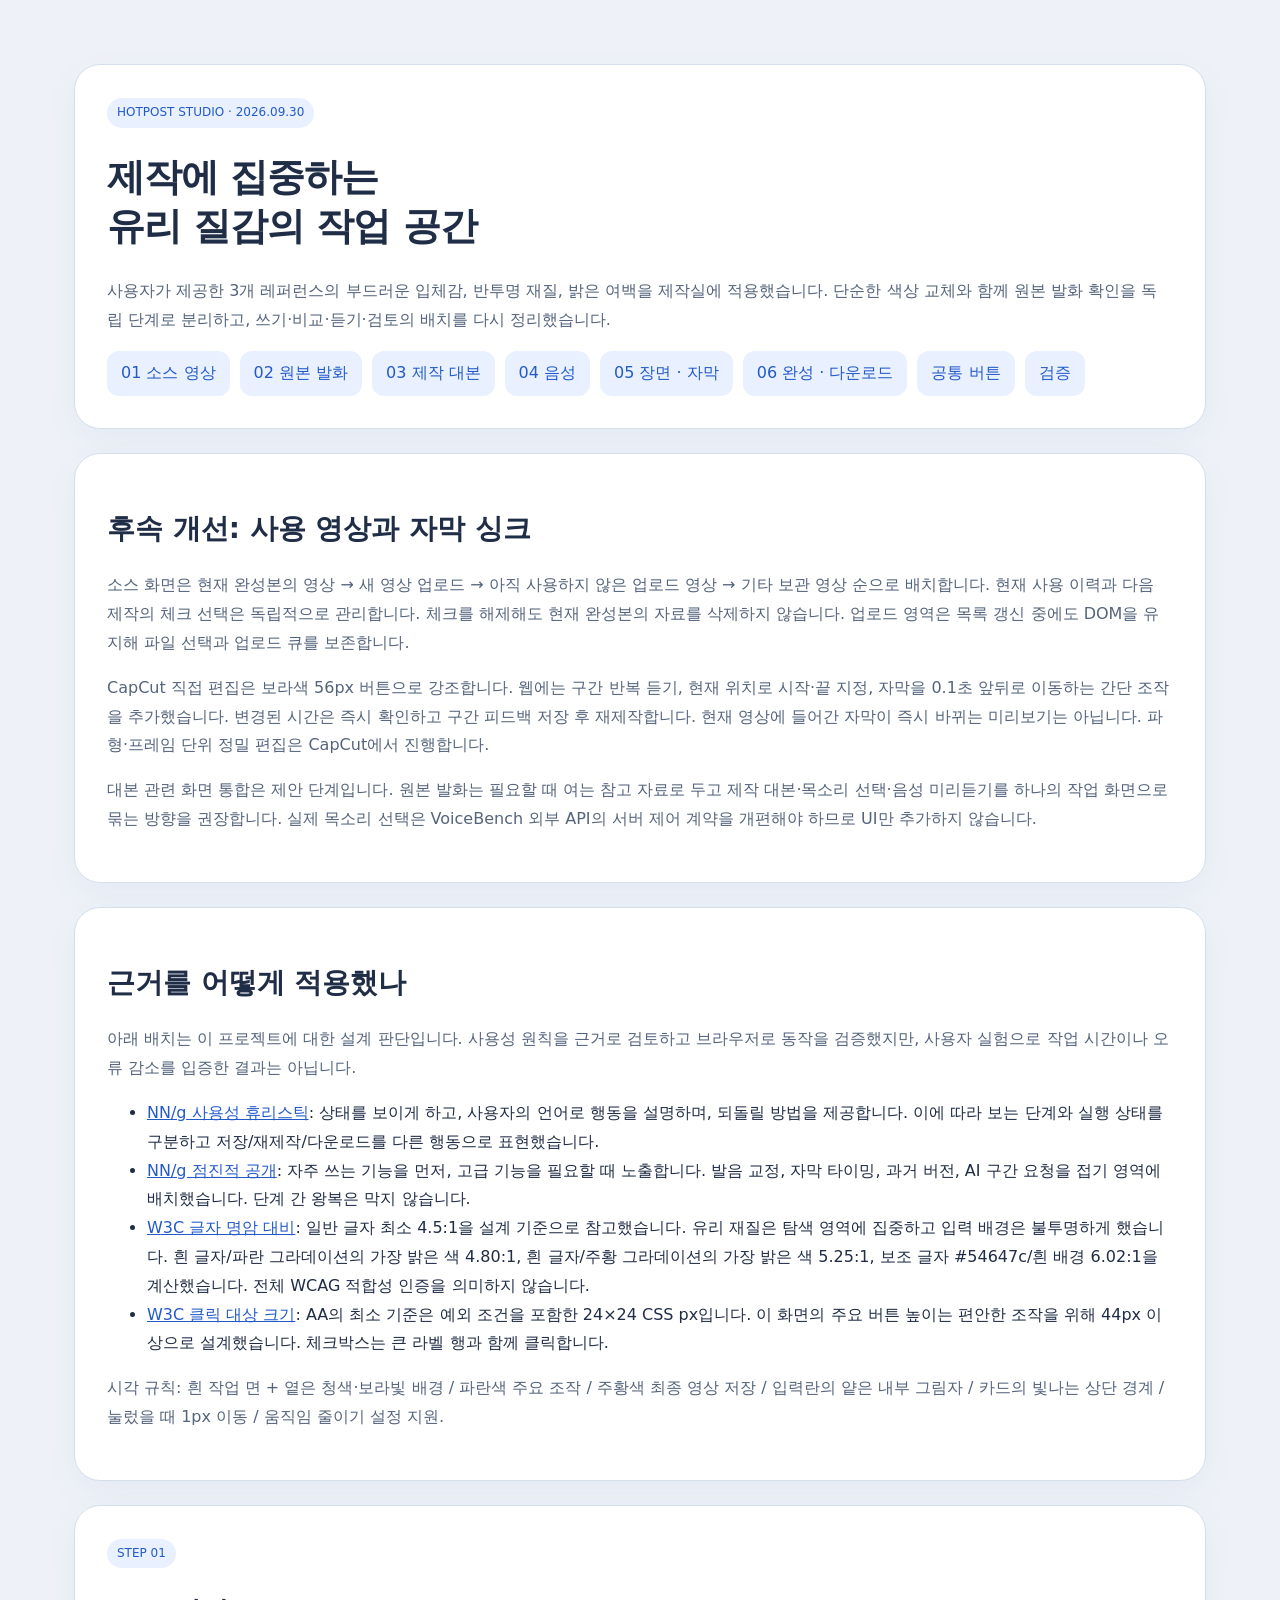
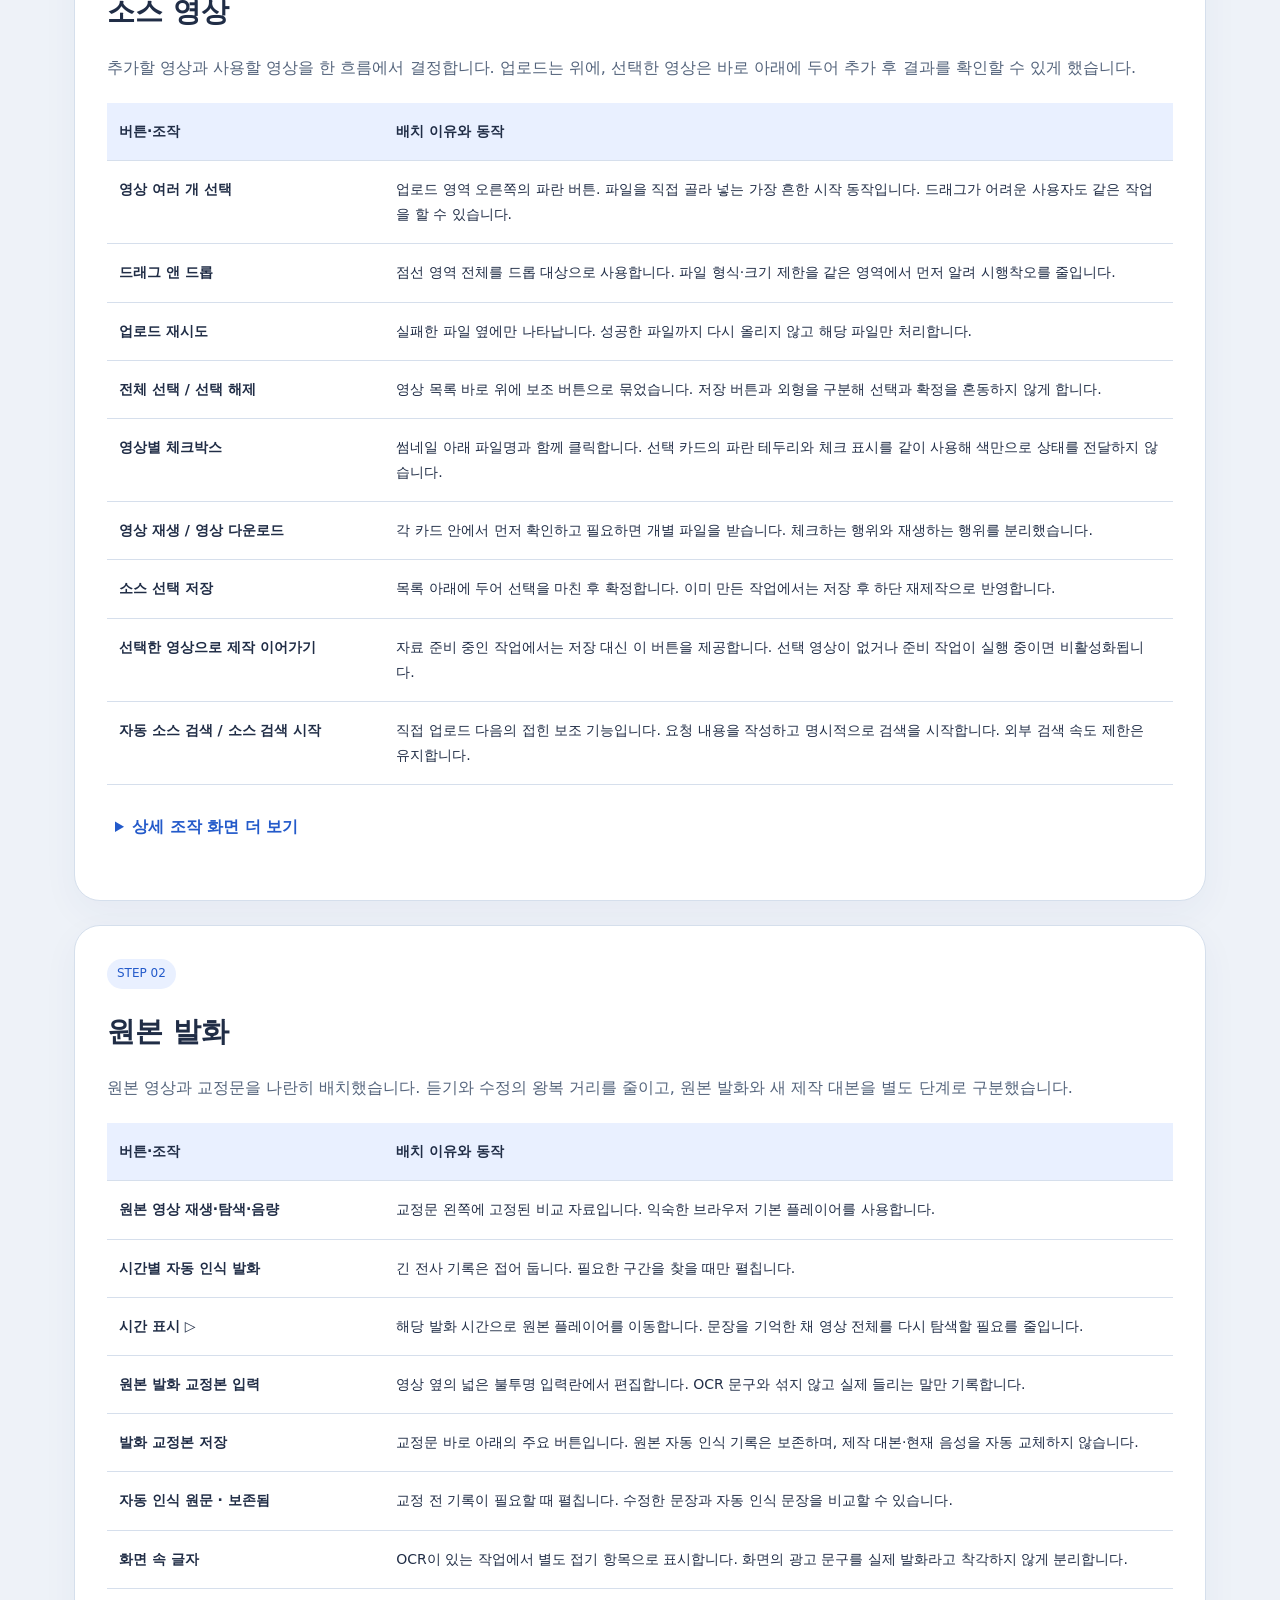
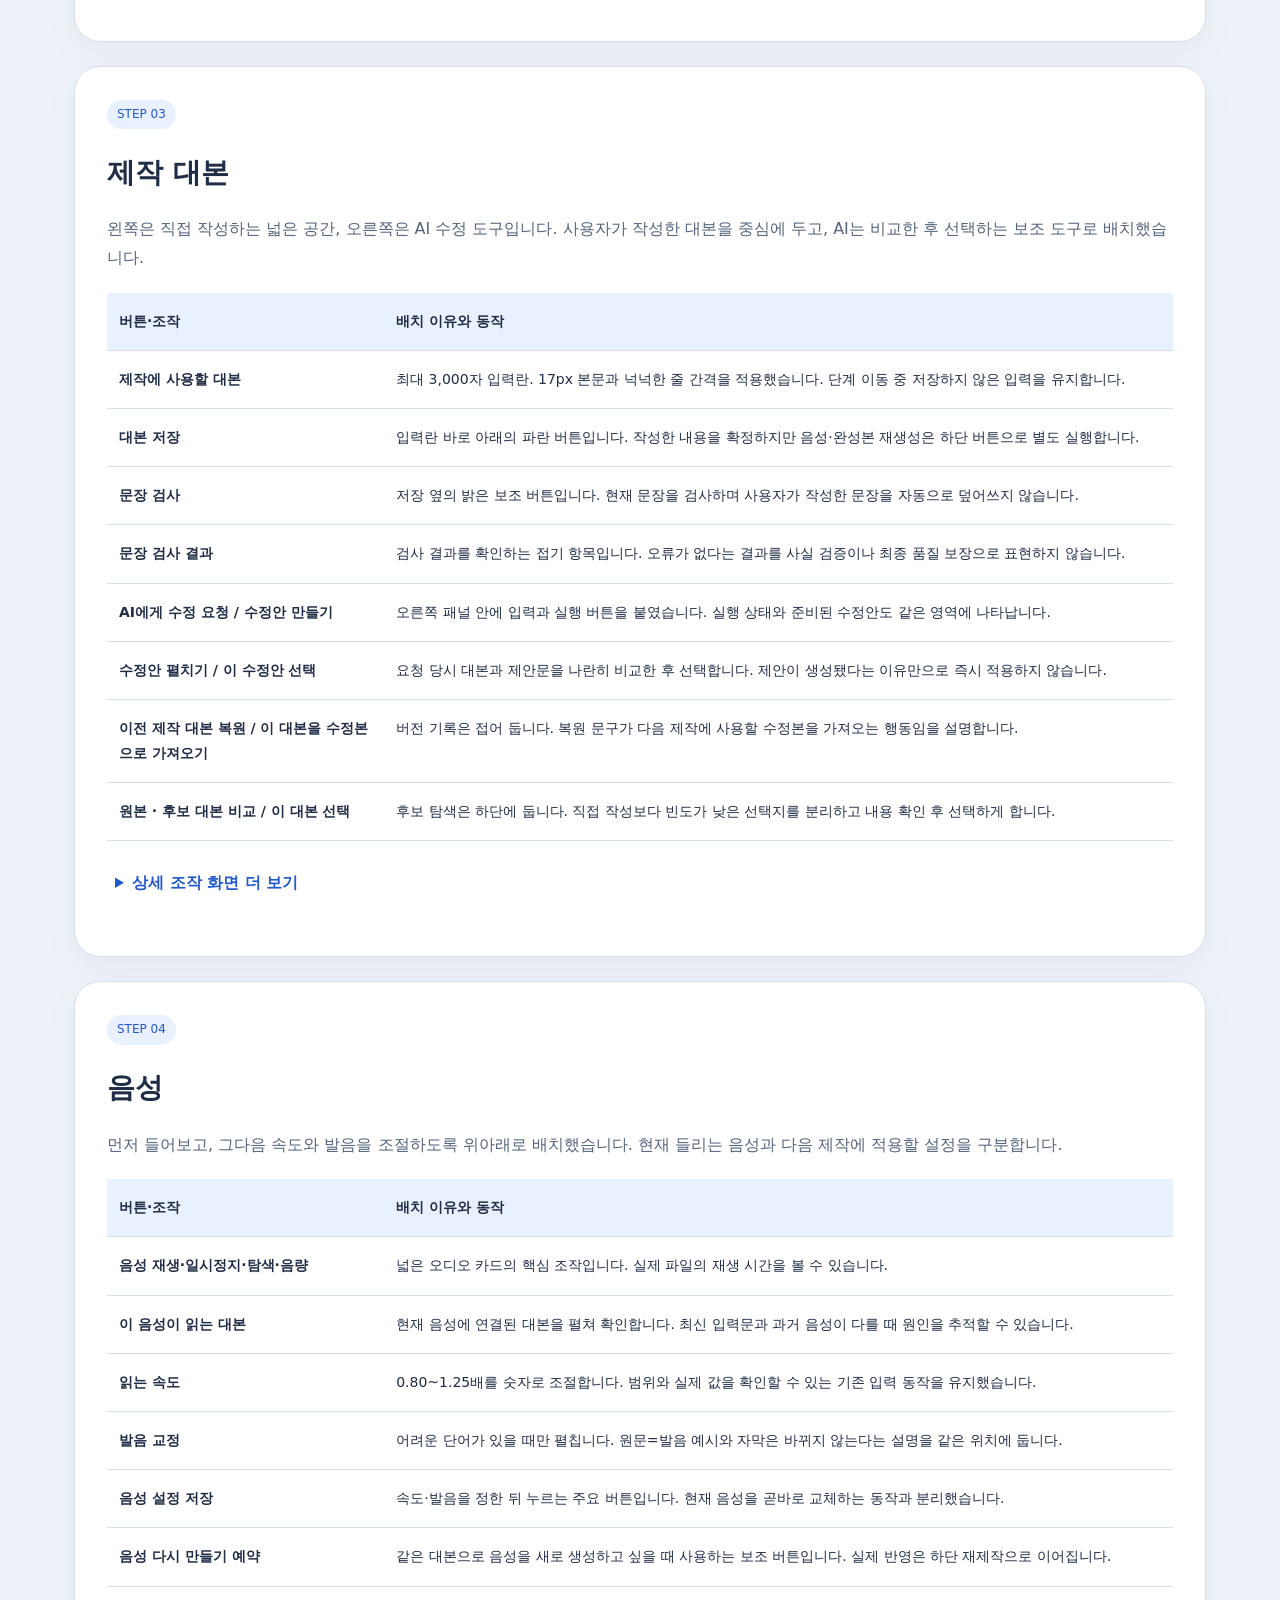
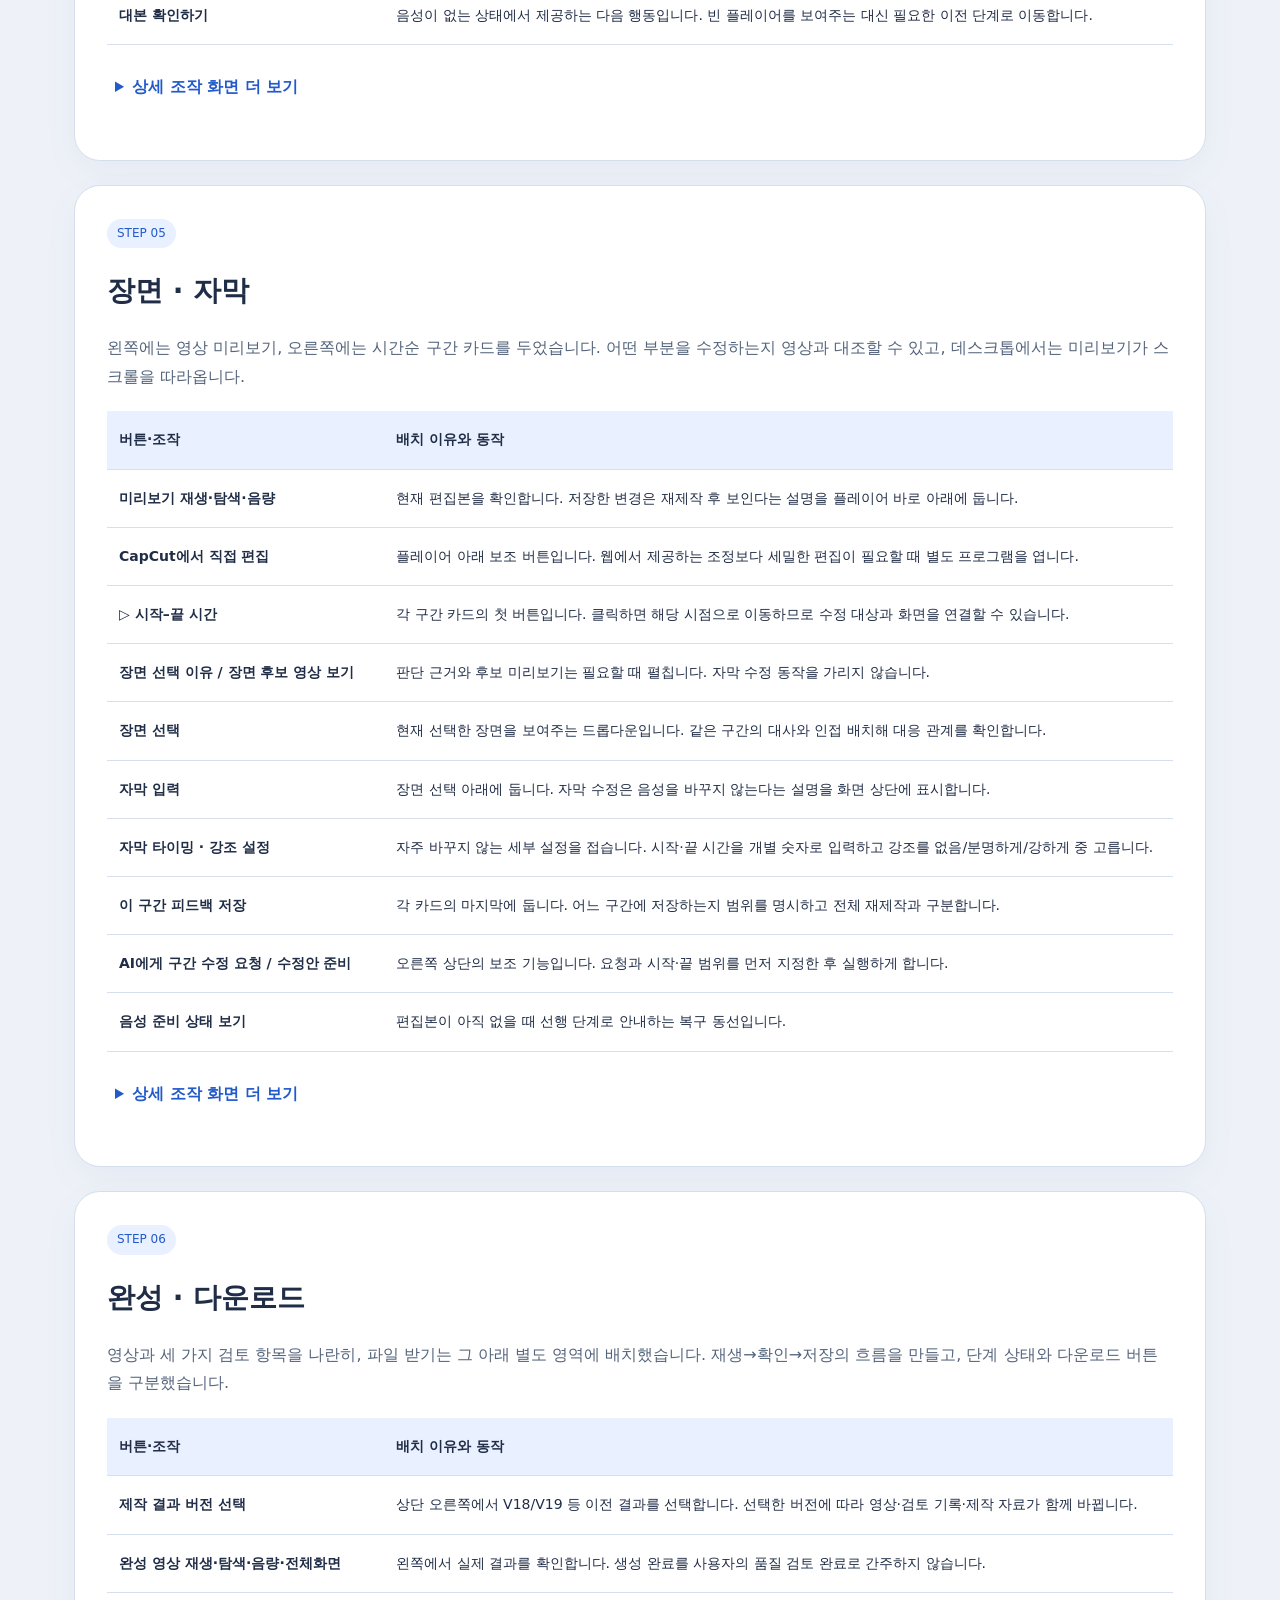
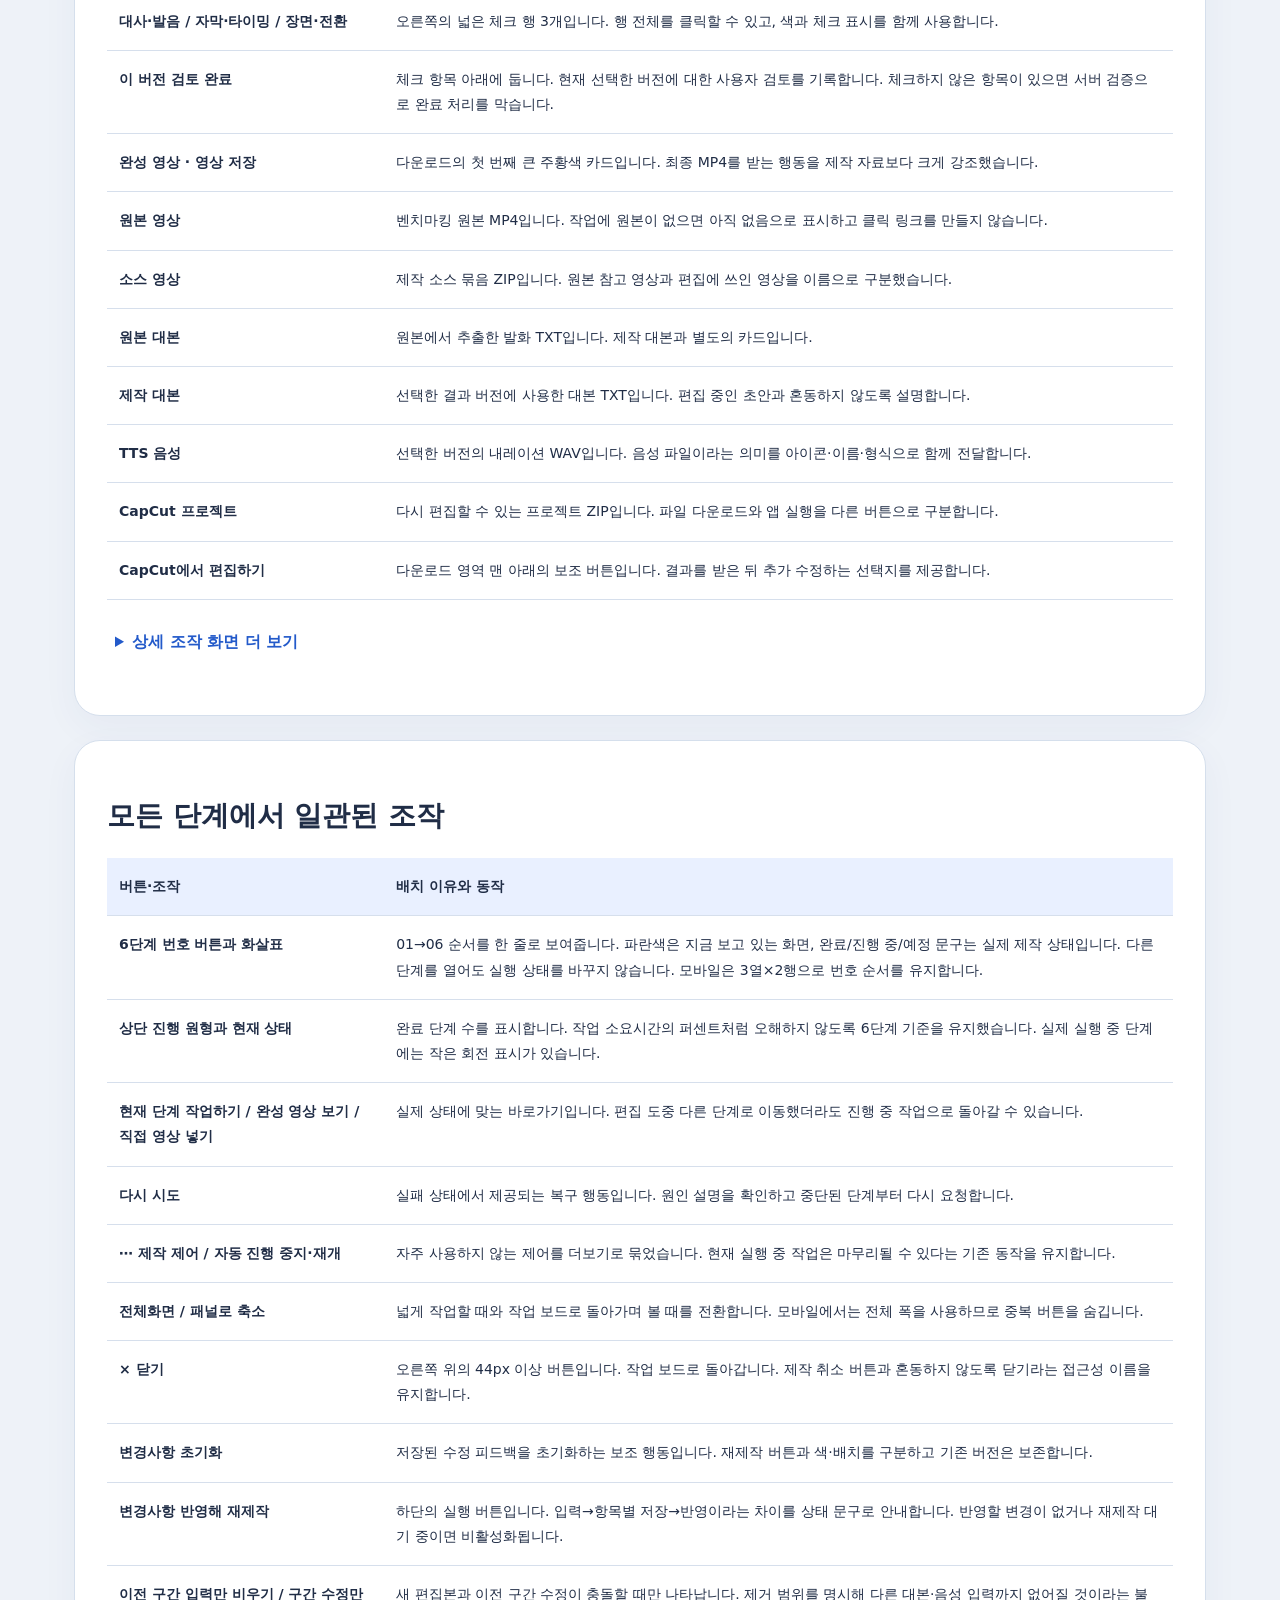
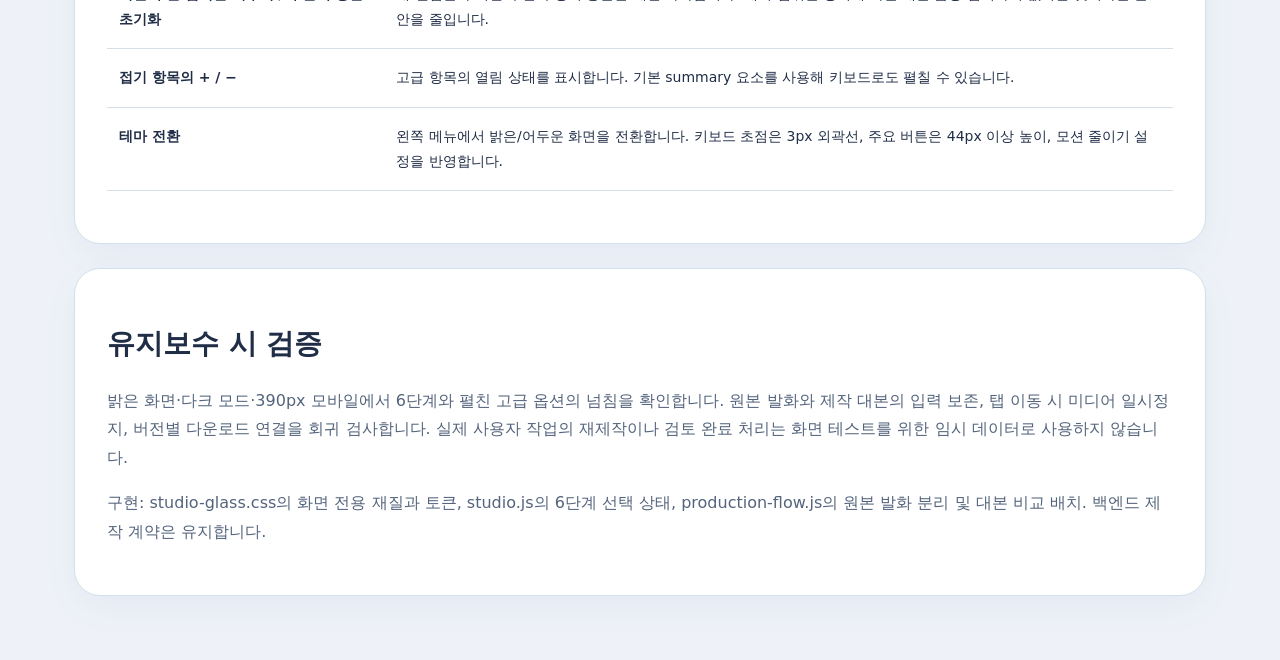
<file: docs/studio-design-review.html>
<!doctype html><html lang="ko"><meta charset="utf-8"><meta name="viewport" content="width=device-width, initial-scale=1"><title>Hotpost 제작실 디자인·UX 검토</title><style>*{box-sizing:border-box}html{scroll-behavior:smooth}body{margin:0;background:#eef2f8;color:#202d46;font:16px/1.8 system-ui,"Malgun Gothic",sans-serif}main{max-width:1180px;margin:auto;padding:40px 24px}header,section{background:#fff;border:1px solid #d5dfec;border-radius:26px;padding:32px;margin:24px 0;box-shadow:0 12px 36px #3149760c}h1{font-size:38px;line-height:1.3;letter-spacing:-1px}h2{font-size:28px;line-height:1.4}h3{font-size:19px}p{color:#54647c}a{color:#235aca}nav{display:flex;gap:10px;flex-wrap:wrap}nav a{padding:8px 14px;border-radius:12px;background:#e9f0ff;text-decoration:none}img{display:block;width:100%;height:auto;border:1px solid #d6dfec;border-radius:16px;margin:22px 0}table{border-collapse:collapse;width:100%;margin:20px 0;font-size:14px}th,td{text-align:left;vertical-align:top;padding:16px 12px;border-bottom:1px solid #d6dfec}thead{background:#e9f0ff}tbody th{width:26%;font-weight:650}small{color:#65738a}.tag{display:inline-block;padding:4px 10px;border-radius:30px;background:#e9f0ff;color:#235aca;font-size:12px}.note{background:#f3f6fb;border-left:3px solid #235aca;padding:16px;border-radius:8px}details{margin:18px 0}summary{cursor:pointer;color:#235aca;font-weight:650;min-height:44px;padding:8px}.mobile{max-width:390px;margin:auto}@media(max-width:650px){main{padding:14px}section,header{padding:20px}h1{font-size:29px}table,tbody,tr,td,tbody th{display:block;width:100%}thead{display:none}tbody th{padding-bottom:0}img{border-radius:10px}}</style><main><header><span class="tag">HOTPOST STUDIO · 2026.09.30</span><h1>제작에 집중하는<br>유리 질감의 작업 공간</h1><p>사용자가 제공한 3개 레퍼런스의 부드러운 입체감, 반투명 재질, 밝은 여백을 제작실에 적용했습니다. 단순한 색상 교체와 함께 원본 발화 확인을 독립 단계로 분리하고, 쓰기·비교·듣기·검토의 배치를 다시 정리했습니다.</p><nav><a href="#s01">01 소스 영상</a><a href="#s02">02 원본 발화</a><a href="#s03">03 제작 대본</a><a href="#s04">04 음성</a><a href="#s05">05 장면 · 자막</a><a href="#s06">06 완성 · 다운로드</a><a href="#common">공통 버튼</a><a href="#qa">검증</a></nav></header>
<section><h2>후속 개선: 사용 영상과 자막 싱크</h2><p>소스 화면은 현재 완성본의 영상 → 새 영상 업로드 → 아직 사용하지 않은 업로드 영상 → 기타 보관 영상 순으로 배치합니다. 현재 사용 이력과 다음 제작의 체크 선택은 독립적으로 관리합니다. 체크를 해제해도 현재 완성본의 자료를 삭제하지 않습니다. 업로드 영역은 목록 갱신 중에도 DOM을 유지해 파일 선택과 업로드 큐를 보존합니다.</p><p>CapCut 직접 편집은 보라색 56px 버튼으로 강조합니다. 웹에는 구간 반복 듣기, 현재 위치로 시작·끝 지정, 자막을 0.1초 앞뒤로 이동하는 간단 조작을 추가했습니다. 변경된 시간은 즉시 확인하고 구간 피드백 저장 후 재제작합니다. 현재 영상에 들어간 자막이 즉시 바뀌는 미리보기는 아닙니다. 파형·프레임 단위 정밀 편집은 CapCut에서 진행합니다.</p><p>대본 관련 화면 통합은 제안 단계입니다. 원본 발화는 필요할 때 여는 참고 자료로 두고 제작 대본·목소리 선택·음성 미리듣기를 하나의 작업 화면으로 묶는 방향을 권장합니다. 실제 목소리 선택은 VoiceBench 외부 API의 서버 제어 계약을 개편해야 하므로 UI만 추가하지 않습니다.</p></section><section><h2>근거를 어떻게 적용했나</h2><p>아래 배치는 이 프로젝트에 대한 설계 판단입니다. 사용성 원칙을 근거로 검토하고 브라우저로 동작을 검증했지만, 사용자 실험으로 작업 시간이나 오류 감소를 입증한 결과는 아닙니다.</p><ul>
<li><a href="https://www.nngroup.com/articles/ten-usability-heuristics/">NN/g 사용성 휴리스틱</a>: 상태를 보이게 하고, 사용자의 언어로 행동을 설명하며, 되돌릴 방법을 제공합니다. 이에 따라 보는 단계와 실행 상태를 구분하고 저장/재제작/다운로드를 다른 행동으로 표현했습니다.</li>
<li><a href="https://www.nngroup.com/articles/progressive-disclosure/">NN/g 점진적 공개</a>: 자주 쓰는 기능을 먼저, 고급 기능을 필요할 때 노출합니다. 발음 교정, 자막 타이밍, 과거 버전, AI 구간 요청을 접기 영역에 배치했습니다. 단계 간 왕복은 막지 않습니다.</li>
<li><a href="https://www.w3.org/WAI/WCAG22/Understanding/contrast-minimum.html">W3C 글자 명암 대비</a>: 일반 글자 최소 4.5:1을 설계 기준으로 참고했습니다. 유리 재질은 탐색 영역에 집중하고 입력 배경은 불투명하게 했습니다. 흰 글자/파란 그라데이션의 가장 밝은 색 4.80:1, 흰 글자/주황 그라데이션의 가장 밝은 색 5.25:1, 보조 글자 #54647c/흰 배경 6.02:1을 계산했습니다. 전체 WCAG 적합성 인증을 의미하지 않습니다.</li>
<li><a href="https://www.w3.org/WAI/WCAG22/Understanding/target-size-minimum.html">W3C 클릭 대상 크기</a>: AA의 최소 기준은 예외 조건을 포함한 24×24 CSS px입니다. 이 화면의 주요 버튼 높이는 편안한 조작을 위해 44px 이상으로 설계했습니다. 체크박스는 큰 라벨 행과 함께 클릭합니다.</li></ul><p>시각 규칙: 흰 작업 면 + 옅은 청색·보라빛 배경 / 파란색 주요 조작 / 주황색 최종 영상 저장 / 입력란의 얕은 내부 그림자 / 카드의 빛나는 상단 경계 / 눌렀을 때 1px 이동 / 움직임 줄이기 설정 지원.</p></section><section id="s01"><span class="tag">STEP 01</span><h2>소스 영상</h2><p>추가할 영상과 사용할 영상을 한 흐름에서 결정합니다. 업로드는 위에, 선택한 영상은 바로 아래에 두어 추가 후 결과를 확인할 수 있게 했습니다.</p><table><thead><tr><th>버튼·조작</th><th>배치 이유와 동작</th></tr></thead><tbody><tr><th>영상 여러 개 선택</th><td>업로드 영역 오른쪽의 파란 버튼. 파일을 직접 골라 넣는 가장 흔한 시작 동작입니다. 드래그가 어려운 사용자도 같은 작업을 할 수 있습니다.</td></tr><tr><th>드래그 앤 드롭</th><td>점선 영역 전체를 드롭 대상으로 사용합니다. 파일 형식·크기 제한을 같은 영역에서 먼저 알려 시행착오를 줄입니다.</td></tr><tr><th>업로드 재시도</th><td>실패한 파일 옆에만 나타납니다. 성공한 파일까지 다시 올리지 않고 해당 파일만 처리합니다.</td></tr><tr><th>전체 선택 / 선택 해제</th><td>영상 목록 바로 위에 보조 버튼으로 묶었습니다. 저장 버튼과 외형을 구분해 선택과 확정을 혼동하지 않게 합니다.</td></tr><tr><th>영상별 체크박스</th><td>썸네일 아래 파일명과 함께 클릭합니다. 선택 카드의 파란 테두리와 체크 표시를 같이 사용해 색만으로 상태를 전달하지 않습니다.</td></tr><tr><th>영상 재생 / 영상 다운로드</th><td>각 카드 안에서 먼저 확인하고 필요하면 개별 파일을 받습니다. 체크하는 행위와 재생하는 행위를 분리했습니다.</td></tr><tr><th>소스 선택 저장</th><td>목록 아래에 두어 선택을 마친 후 확정합니다. 이미 만든 작업에서는 저장 후 하단 재제작으로 반영합니다.</td></tr><tr><th>선택한 영상으로 제작 이어가기</th><td>자료 준비 중인 작업에서는 저장 대신 이 버튼을 제공합니다. 선택 영상이 없거나 준비 작업이 실행 중이면 비활성화됩니다.</td></tr><tr><th>자동 소스 검색 / 소스 검색 시작</th><td>직접 업로드 다음의 접힌 보조 기능입니다. 요청 내용을 작성하고 명시적으로 검색을 시작합니다. 외부 검색 속도 제한은 유지합니다.</td></tr></tbody></table><details><summary>상세 조작 화면 더 보기</summary></details></section><section id="s02"><span class="tag">STEP 02</span><h2>원본 발화</h2><p>원본 영상과 교정문을 나란히 배치했습니다. 듣기와 수정의 왕복 거리를 줄이고, 원본 발화와 새 제작 대본을 별도 단계로 구분했습니다.</p><table><thead><tr><th>버튼·조작</th><th>배치 이유와 동작</th></tr></thead><tbody><tr><th>원본 영상 재생·탐색·음량</th><td>교정문 왼쪽에 고정된 비교 자료입니다. 익숙한 브라우저 기본 플레이어를 사용합니다.</td></tr><tr><th>시간별 자동 인식 발화</th><td>긴 전사 기록은 접어 둡니다. 필요한 구간을 찾을 때만 펼칩니다.</td></tr><tr><th>시간 표시 ▷</th><td>해당 발화 시간으로 원본 플레이어를 이동합니다. 문장을 기억한 채 영상 전체를 다시 탐색할 필요를 줄입니다.</td></tr><tr><th>원본 발화 교정본 입력</th><td>영상 옆의 넓은 불투명 입력란에서 편집합니다. OCR 문구와 섞지 않고 실제 들리는 말만 기록합니다.</td></tr><tr><th>발화 교정본 저장</th><td>교정문 바로 아래의 주요 버튼입니다. 원본 자동 인식 기록은 보존하며, 제작 대본·현재 음성을 자동 교체하지 않습니다.</td></tr><tr><th>자동 인식 원문 · 보존됨</th><td>교정 전 기록이 필요할 때 펼칩니다. 수정한 문장과 자동 인식 문장을 비교할 수 있습니다.</td></tr><tr><th>화면 속 글자</th><td>OCR이 있는 작업에서 별도 접기 항목으로 표시합니다. 화면의 광고 문구를 실제 발화라고 착각하지 않게 분리합니다.</td></tr></tbody></table></section><section id="s03"><span class="tag">STEP 03</span><h2>제작 대본</h2><p>왼쪽은 직접 작성하는 넓은 공간, 오른쪽은 AI 수정 도구입니다. 사용자가 작성한 대본을 중심에 두고, AI는 비교한 후 선택하는 보조 도구로 배치했습니다.</p><table><thead><tr><th>버튼·조작</th><th>배치 이유와 동작</th></tr></thead><tbody><tr><th>제작에 사용할 대본</th><td>최대 3,000자 입력란. 17px 본문과 넉넉한 줄 간격을 적용했습니다. 단계 이동 중 저장하지 않은 입력을 유지합니다.</td></tr><tr><th>대본 저장</th><td>입력란 바로 아래의 파란 버튼입니다. 작성한 내용을 확정하지만 음성·완성본 재생성은 하단 버튼으로 별도 실행합니다.</td></tr><tr><th>문장 검사</th><td>저장 옆의 밝은 보조 버튼입니다. 현재 문장을 검사하며 사용자가 작성한 문장을 자동으로 덮어쓰지 않습니다.</td></tr><tr><th>문장 검사 결과</th><td>검사 결과를 확인하는 접기 항목입니다. 오류가 없다는 결과를 사실 검증이나 최종 품질 보장으로 표현하지 않습니다.</td></tr><tr><th>AI에게 수정 요청 / 수정안 만들기</th><td>오른쪽 패널 안에 입력과 실행 버튼을 붙였습니다. 실행 상태와 준비된 수정안도 같은 영역에 나타납니다.</td></tr><tr><th>수정안 펼치기 / 이 수정안 선택</th><td>요청 당시 대본과 제안문을 나란히 비교한 후 선택합니다. 제안이 생성됐다는 이유만으로 즉시 적용하지 않습니다.</td></tr><tr><th>이전 제작 대본 복원 / 이 대본을 수정본으로 가져오기</th><td>버전 기록은 접어 둡니다. 복원 문구가 다음 제작에 사용할 수정본을 가져오는 행동임을 설명합니다.</td></tr><tr><th>원본 · 후보 대본 비교 / 이 대본 선택</th><td>후보 탐색은 하단에 둡니다. 직접 작성보다 빈도가 낮은 선택지를 분리하고 내용 확인 후 선택하게 합니다.</td></tr></tbody></table><details><summary>상세 조작 화면 더 보기</summary></details></section><section id="s04"><span class="tag">STEP 04</span><h2>음성</h2><p>먼저 들어보고, 그다음 속도와 발음을 조절하도록 위아래로 배치했습니다. 현재 들리는 음성과 다음 제작에 적용할 설정을 구분합니다.</p><table><thead><tr><th>버튼·조작</th><th>배치 이유와 동작</th></tr></thead><tbody><tr><th>음성 재생·일시정지·탐색·음량</th><td>넓은 오디오 카드의 핵심 조작입니다. 실제 파일의 재생 시간을 볼 수 있습니다.</td></tr><tr><th>이 음성이 읽는 대본</th><td>현재 음성에 연결된 대본을 펼쳐 확인합니다. 최신 입력문과 과거 음성이 다를 때 원인을 추적할 수 있습니다.</td></tr><tr><th>읽는 속도</th><td>0.80~1.25배를 숫자로 조절합니다. 범위와 실제 값을 확인할 수 있는 기존 입력 동작을 유지했습니다.</td></tr><tr><th>발음 교정</th><td>어려운 단어가 있을 때만 펼칩니다. 원문=발음 예시와 자막은 바뀌지 않는다는 설명을 같은 위치에 둡니다.</td></tr><tr><th>음성 설정 저장</th><td>속도·발음을 정한 뒤 누르는 주요 버튼입니다. 현재 음성을 곧바로 교체하는 동작과 분리했습니다.</td></tr><tr><th>음성 다시 만들기 예약</th><td>같은 대본으로 음성을 새로 생성하고 싶을 때 사용하는 보조 버튼입니다. 실제 반영은 하단 재제작으로 이어집니다.</td></tr><tr><th>대본 확인하기</th><td>음성이 없는 상태에서 제공하는 다음 행동입니다. 빈 플레이어를 보여주는 대신 필요한 이전 단계로 이동합니다.</td></tr></tbody></table><details><summary>상세 조작 화면 더 보기</summary></details></section><section id="s05"><span class="tag">STEP 05</span><h2>장면 · 자막</h2><p>왼쪽에는 영상 미리보기, 오른쪽에는 시간순 구간 카드를 두었습니다. 어떤 부분을 수정하는지 영상과 대조할 수 있고, 데스크톱에서는 미리보기가 스크롤을 따라옵니다.</p><table><thead><tr><th>버튼·조작</th><th>배치 이유와 동작</th></tr></thead><tbody><tr><th>미리보기 재생·탐색·음량</th><td>현재 편집본을 확인합니다. 저장한 변경은 재제작 후 보인다는 설명을 플레이어 바로 아래에 둡니다.</td></tr><tr><th>CapCut에서 직접 편집</th><td>플레이어 아래 보조 버튼입니다. 웹에서 제공하는 조정보다 세밀한 편집이 필요할 때 별도 프로그램을 엽니다.</td></tr><tr><th>▷ 시작–끝 시간</th><td>각 구간 카드의 첫 버튼입니다. 클릭하면 해당 시점으로 이동하므로 수정 대상과 화면을 연결할 수 있습니다.</td></tr><tr><th>장면 선택 이유 / 장면 후보 영상 보기</th><td>판단 근거와 후보 미리보기는 필요할 때 펼칩니다. 자막 수정 동작을 가리지 않습니다.</td></tr><tr><th>장면 선택</th><td>현재 선택한 장면을 보여주는 드롭다운입니다. 같은 구간의 대사와 인접 배치해 대응 관계를 확인합니다.</td></tr><tr><th>자막 입력</th><td>장면 선택 아래에 둡니다. 자막 수정은 음성을 바꾸지 않는다는 설명을 화면 상단에 표시합니다.</td></tr><tr><th>자막 타이밍 · 강조 설정</th><td>자주 바꾸지 않는 세부 설정을 접습니다. 시작·끝 시간을 개별 숫자로 입력하고 강조를 없음/분명하게/강하게 중 고릅니다.</td></tr><tr><th>이 구간 피드백 저장</th><td>각 카드의 마지막에 둡니다. 어느 구간에 저장하는지 범위를 명시하고 전체 재제작과 구분합니다.</td></tr><tr><th>AI에게 구간 수정 요청 / 수정안 준비</th><td>오른쪽 상단의 보조 기능입니다. 요청과 시작·끝 범위를 먼저 지정한 후 실행하게 합니다.</td></tr><tr><th>음성 준비 상태 보기</th><td>편집본이 아직 없을 때 선행 단계로 안내하는 복구 동선입니다.</td></tr></tbody></table><details><summary>상세 조작 화면 더 보기</summary></details></section><section id="s06"><span class="tag">STEP 06</span><h2>완성 · 다운로드</h2><p>영상과 세 가지 검토 항목을 나란히, 파일 받기는 그 아래 별도 영역에 배치했습니다. 재생→확인→저장의 흐름을 만들고, 단계 상태와 다운로드 버튼을 구분했습니다.</p><table><thead><tr><th>버튼·조작</th><th>배치 이유와 동작</th></tr></thead><tbody><tr><th>제작 결과 버전 선택</th><td>상단 오른쪽에서 V18/V19 등 이전 결과를 선택합니다. 선택한 버전에 따라 영상·검토 기록·제작 자료가 함께 바뀝니다.</td></tr><tr><th>완성 영상 재생·탐색·음량·전체화면</th><td>왼쪽에서 실제 결과를 확인합니다. 생성 완료를 사용자의 품질 검토 완료로 간주하지 않습니다.</td></tr><tr><th>대사·발음 / 자막·타이밍 / 장면·전환</th><td>오른쪽의 넓은 체크 행 3개입니다. 행 전체를 클릭할 수 있고, 색과 체크 표시를 함께 사용합니다.</td></tr><tr><th>이 버전 검토 완료</th><td>체크 항목 아래에 둡니다. 현재 선택한 버전에 대한 사용자 검토를 기록합니다. 체크하지 않은 항목이 있으면 서버 검증으로 완료 처리를 막습니다.</td></tr><tr><th>완성 영상 · 영상 저장</th><td>다운로드의 첫 번째 큰 주황색 카드입니다. 최종 MP4를 받는 행동을 제작 자료보다 크게 강조했습니다.</td></tr><tr><th>원본 영상</th><td>벤치마킹 원본 MP4입니다. 작업에 원본이 없으면 아직 없음으로 표시하고 클릭 링크를 만들지 않습니다.</td></tr><tr><th>소스 영상</th><td>제작 소스 묶음 ZIP입니다. 원본 참고 영상과 편집에 쓰인 영상을 이름으로 구분했습니다.</td></tr><tr><th>원본 대본</th><td>원본에서 추출한 발화 TXT입니다. 제작 대본과 별도의 카드입니다.</td></tr><tr><th>제작 대본</th><td>선택한 결과 버전에 사용한 대본 TXT입니다. 편집 중인 초안과 혼동하지 않도록 설명합니다.</td></tr><tr><th>TTS 음성</th><td>선택한 버전의 내레이션 WAV입니다. 음성 파일이라는 의미를 아이콘·이름·형식으로 함께 전달합니다.</td></tr><tr><th>CapCut 프로젝트</th><td>다시 편집할 수 있는 프로젝트 ZIP입니다. 파일 다운로드와 앱 실행을 다른 버튼으로 구분합니다.</td></tr><tr><th>CapCut에서 편집하기</th><td>다운로드 영역 맨 아래의 보조 버튼입니다. 결과를 받은 뒤 추가 수정하는 선택지를 제공합니다.</td></tr></tbody></table><details><summary>상세 조작 화면 더 보기</summary></details></section><section id="common"><h2>모든 단계에서 일관된 조작</h2><table><thead><tr><th>버튼·조작</th><th>배치 이유와 동작</th></tr></thead><tbody><tr><th>6단계 번호 버튼과 화살표</th><td>01→06 순서를 한 줄로 보여줍니다. 파란색은 지금 보고 있는 화면, 완료/진행 중/예정 문구는 실제 제작 상태입니다. 다른 단계를 열어도 실행 상태를 바꾸지 않습니다. 모바일은 3열×2행으로 번호 순서를 유지합니다.</td></tr><tr><th>상단 진행 원형과 현재 상태</th><td>완료 단계 수를 표시합니다. 작업 소요시간의 퍼센트처럼 오해하지 않도록 6단계 기준을 유지했습니다. 실제 실행 중 단계에는 작은 회전 표시가 있습니다.</td></tr><tr><th>현재 단계 작업하기 / 완성 영상 보기 / 직접 영상 넣기</th><td>실제 상태에 맞는 바로가기입니다. 편집 도중 다른 단계로 이동했더라도 진행 중 작업으로 돌아갈 수 있습니다.</td></tr><tr><th>다시 시도</th><td>실패 상태에서 제공되는 복구 행동입니다. 원인 설명을 확인하고 중단된 단계부터 다시 요청합니다.</td></tr><tr><th>⋯ 제작 제어 / 자동 진행 중지·재개</th><td>자주 사용하지 않는 제어를 더보기로 묶었습니다. 현재 실행 중 작업은 마무리될 수 있다는 기존 동작을 유지합니다.</td></tr><tr><th>전체화면 / 패널로 축소</th><td>넓게 작업할 때와 작업 보드로 돌아가며 볼 때를 전환합니다. 모바일에서는 전체 폭을 사용하므로 중복 버튼을 숨깁니다.</td></tr><tr><th>× 닫기</th><td>오른쪽 위의 44px 이상 버튼입니다. 작업 보드로 돌아갑니다. 제작 취소 버튼과 혼동하지 않도록 닫기라는 접근성 이름을 유지합니다.</td></tr><tr><th>변경사항 초기화</th><td>저장된 수정 피드백을 초기화하는 보조 행동입니다. 재제작 버튼과 색·배치를 구분하고 기존 버전은 보존합니다.</td></tr><tr><th>변경사항 반영해 재제작</th><td>하단의 실행 버튼입니다. 입력→항목별 저장→반영이라는 차이를 상태 문구로 안내합니다. 반영할 변경이 없거나 재제작 대기 중이면 비활성화됩니다.</td></tr><tr><th>이전 구간 입력만 비우기 / 구간 수정만 초기화</th><td>새 편집본과 이전 구간 수정이 충돌할 때만 나타납니다. 제거 범위를 명시해 다른 대본·음성 입력까지 없어질 것이라는 불안을 줄입니다.</td></tr><tr><th>접기 항목의 + / −</th><td>고급 항목의 열림 상태를 표시합니다. 기본 summary 요소를 사용해 키보드로도 펼칠 수 있습니다.</td></tr><tr><th>테마 전환</th><td>왼쪽 메뉴에서 밝은/어두운 화면을 전환합니다. 키보드 초점은 3px 외곽선, 주요 버튼은 44px 이상 높이, 모션 줄이기 설정을 반영합니다.</td></tr></tbody></table></section><section id="qa"><h2>유지보수 시 검증</h2><p>밝은 화면·다크 모드·390px 모바일에서 6단계와 펼친 고급 옵션의 넘침을 확인합니다. 원본 발화와 제작 대본의 입력 보존, 탭 이동 시 미디어 일시정지, 버전별 다운로드 연결을 회귀 검사합니다. 실제 사용자 작업의 재제작이나 검토 완료 처리는 화면 테스트를 위한 임시 데이터로 사용하지 않습니다.</p><p>구현: studio-glass.css의 화면 전용 재질과 토큰, studio.js의 6단계 선택 상태, production-flow.js의 원본 발화 분리 및 대본 비교 배치. 백엔드 제작 계약은 유지합니다.</p></section></main></html>
</file>
